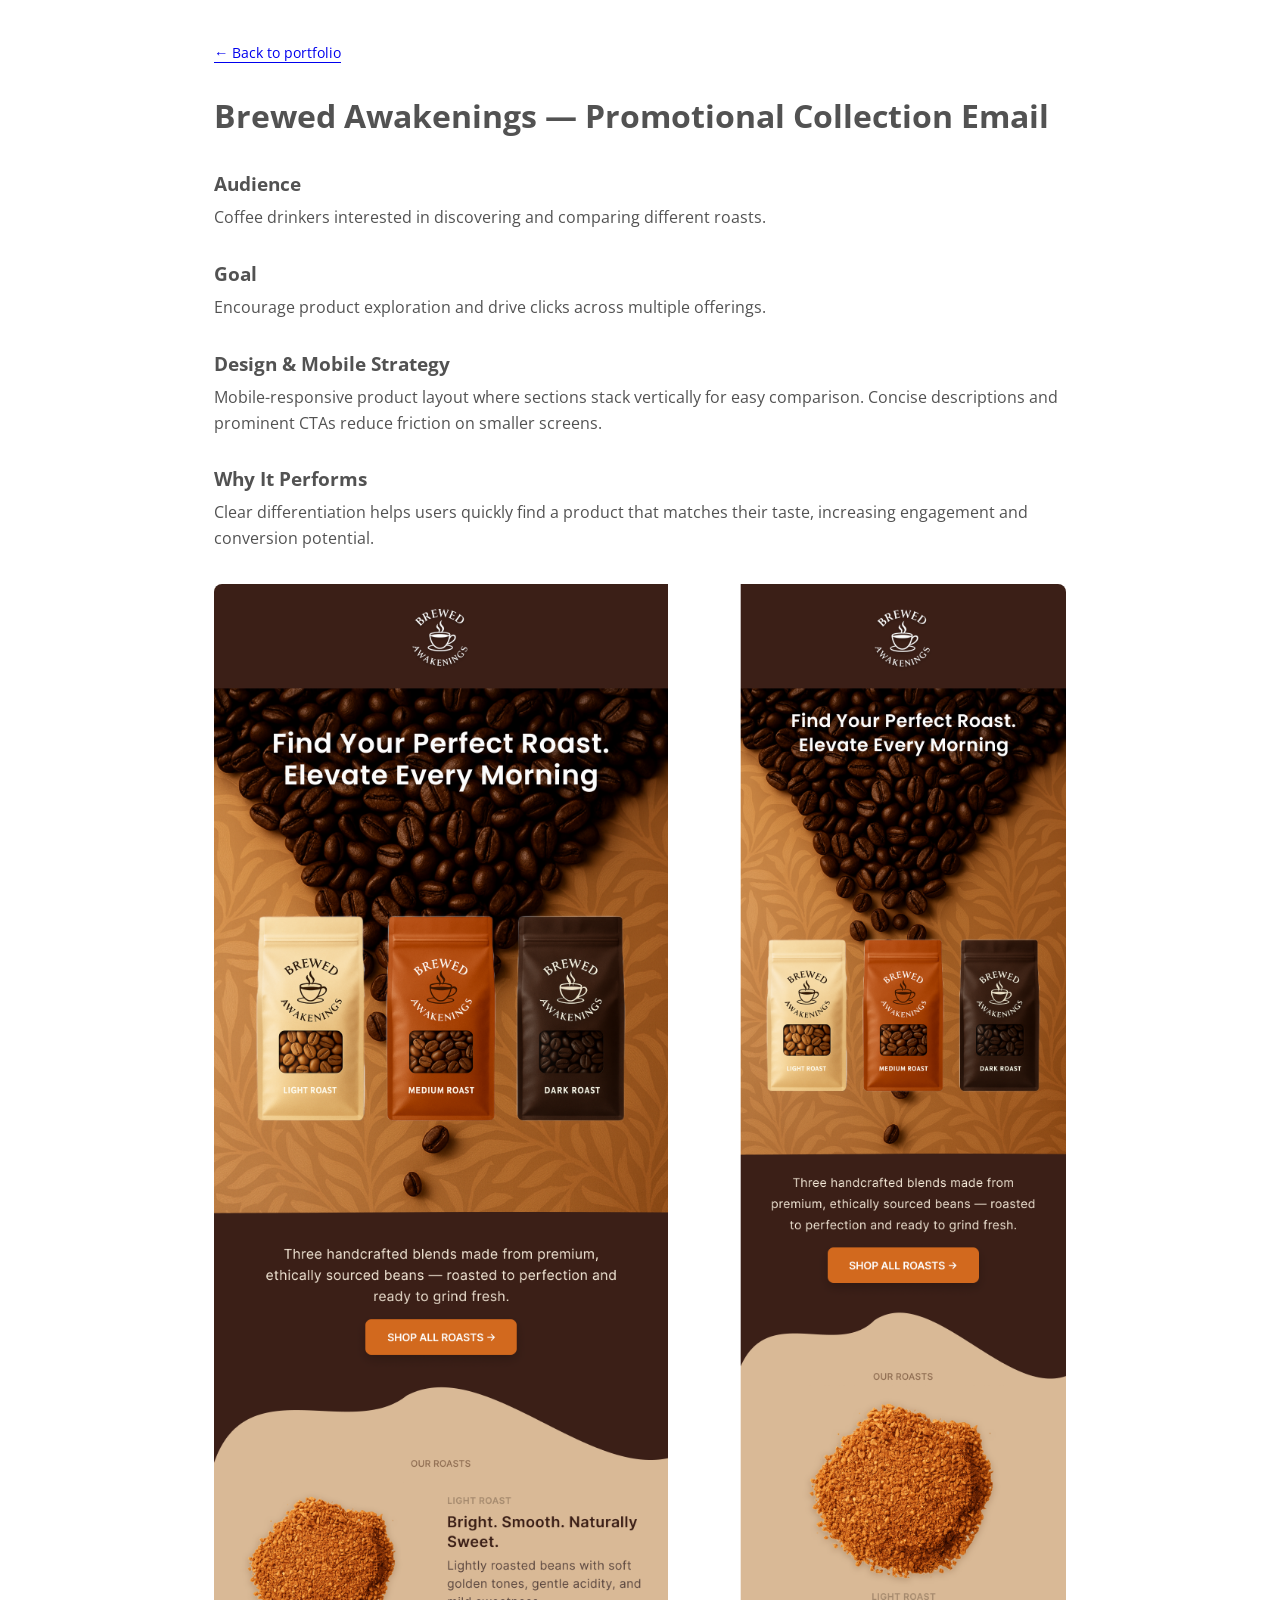
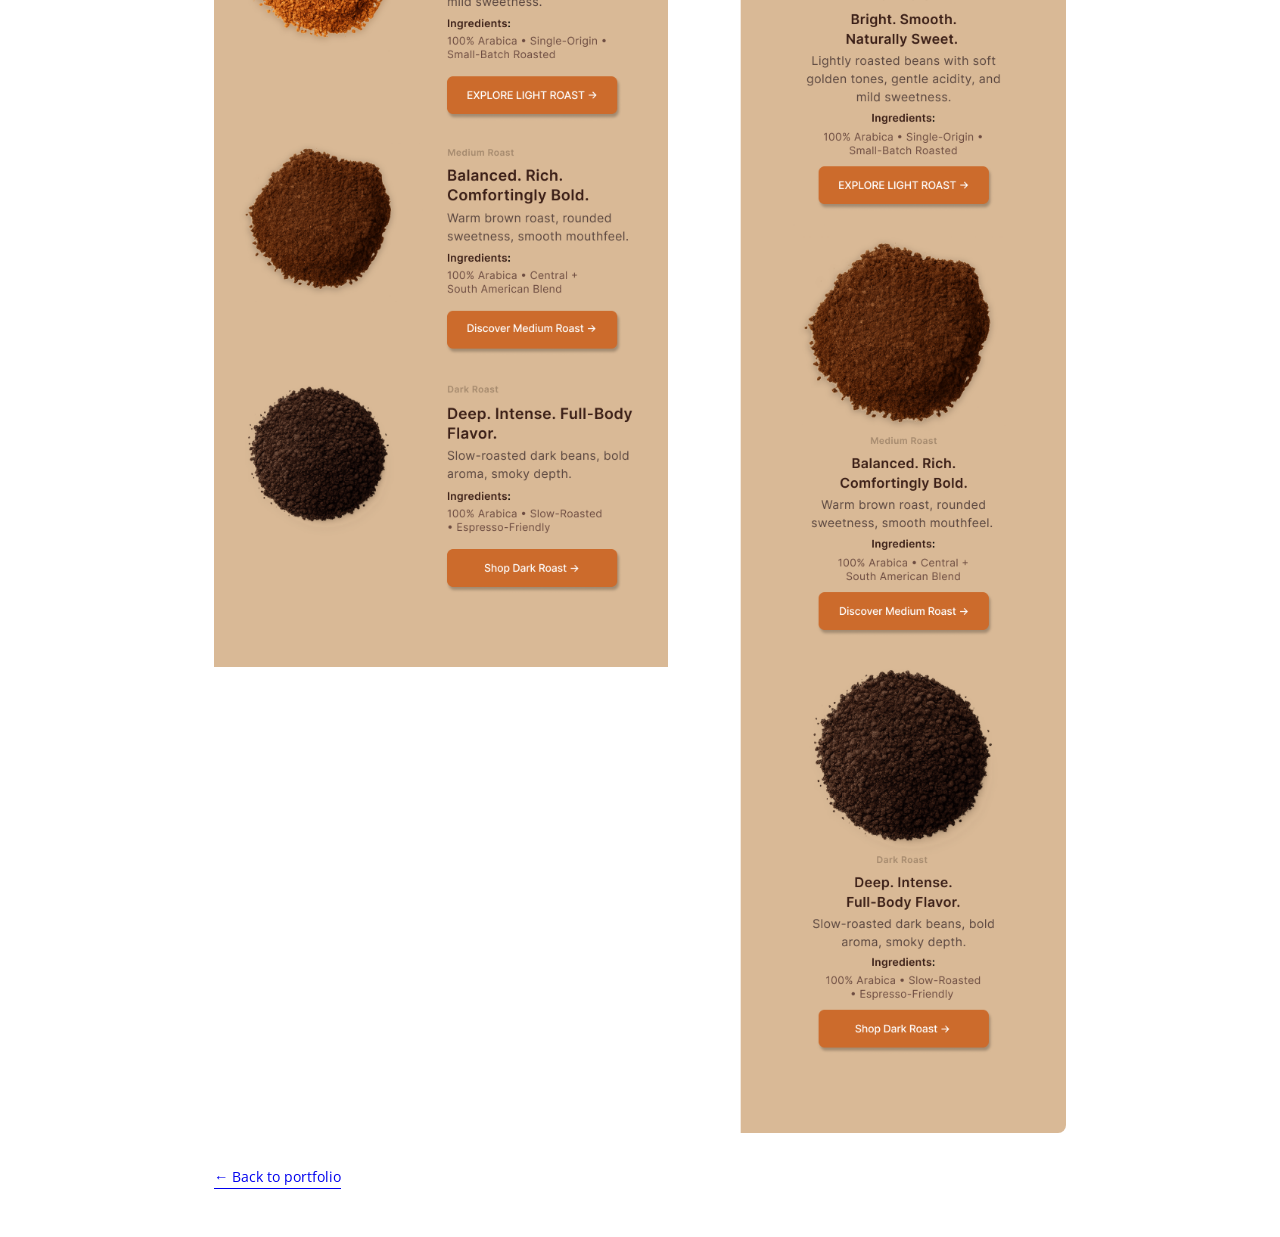
<file: brewed-roast.html>
<!DOCTYPE html>
<html lang="en">
<head>
  <meta charset="UTF-8">
  <title>Brewed Awakening — Roast Guide Email | David Salgado</title>
  <meta name="viewport" content="width=device-width, initial-scale=1.0">
  <link rel="stylesheet" href="assets/css/main.css">

  <style>
    .case-wrapper {
      max-width: 900px;
      margin: 0 auto;
      padding: 2.5rem 1.5rem 3rem;
    }

    .case-top-nav {
      margin-bottom: 1.5rem;
    }

    .case-top-nav a {
      font-size: 0.9rem;
      text-decoration: none;
      border-bottom: 1px solid currentColor;
    }

    .case-banner {
      margin-bottom: 1.75rem;
    }

    .case-banner h1 {
      margin-bottom: 0.25rem;
      font-size: 2rem;
    }

    .case-banner p {
      opacity: 0.7;
      font-size: 0.95rem;
      letter-spacing: 0.05em;
      text-transform: uppercase;
    }

    .case-section {
      margin-bottom: 1.75rem;
    }

    .case-section h3 {
      margin-bottom: 0.4rem;
    }

    .case-hero {
      margin-top: 2rem;
      text-align: center;
    }

    .case-hero img {
      max-width: 100%;
      height: auto;
      border-radius: 8px;
    }

    .case-bottom-nav {
      margin-top: 2rem;
      display: flex;
      justify-content: flex-start;
    }

    .case-bottom-nav a {
      font-size: 0.9rem;
      text-decoration: none;
      border-bottom: 1px solid currentColor;
    }

    @media (max-width: 600px) {
      .case-wrapper {
        padding: 2rem 1rem 2.5rem;
      }
      .case-banner h1 {
        font-size: 1.6rem;
      }
    }
  </style>
</head>

<body>
  <div class="case-wrapper">

    <!-- Top Back Nav -->
    <div class="case-top-nav">
      <a href="index.html#features-wrapper">← Back to portfolio</a>
    </div>

    <!-- Title / Meta -->
    <header class="case-banner">
      <h1>Brewed Awakenings — Promotional Collection Email</h1>
    </header>

    <!-- Text Sections -->
    <section class="case-section">
      <h3>Audience</h3>
      <p>
        Coffee drinkers interested in discovering and comparing different roasts.
      </p>
    </section>

    <section class="case-section">
      <h3>Goal</h3>
      <p>
       Encourage product exploration and drive clicks across multiple offerings.
      </p>
    </section>

    <section class="case-section">
      <h3>Design & Mobile Strategy</h3>
      <p>
        Mobile-responsive product layout where sections stack vertically for easy comparison. Concise descriptions and prominent CTAs reduce friction on smaller screens.
      </p>
    </section>

     <section class="case-section">
      <h3>Why It Performs</h3>
      <p>
        Clear differentiation helps users quickly find a product that matches their taste, increasing engagement and conversion potential.
      </p>
    </section>
    <!-- Email Image -->
    <div class="case-hero">
      <img src="images/Brewed-E-M-design.png" alt="Brewed Awakening roast guide email design">
    </div>

    <!-- Bottom Back Nav -->
    <div class="case-bottom-nav">
      <a href="index.html#features-wrapper">← Back to portfolio</a>
    </div>

  </div>
</body>
</html>
</file>
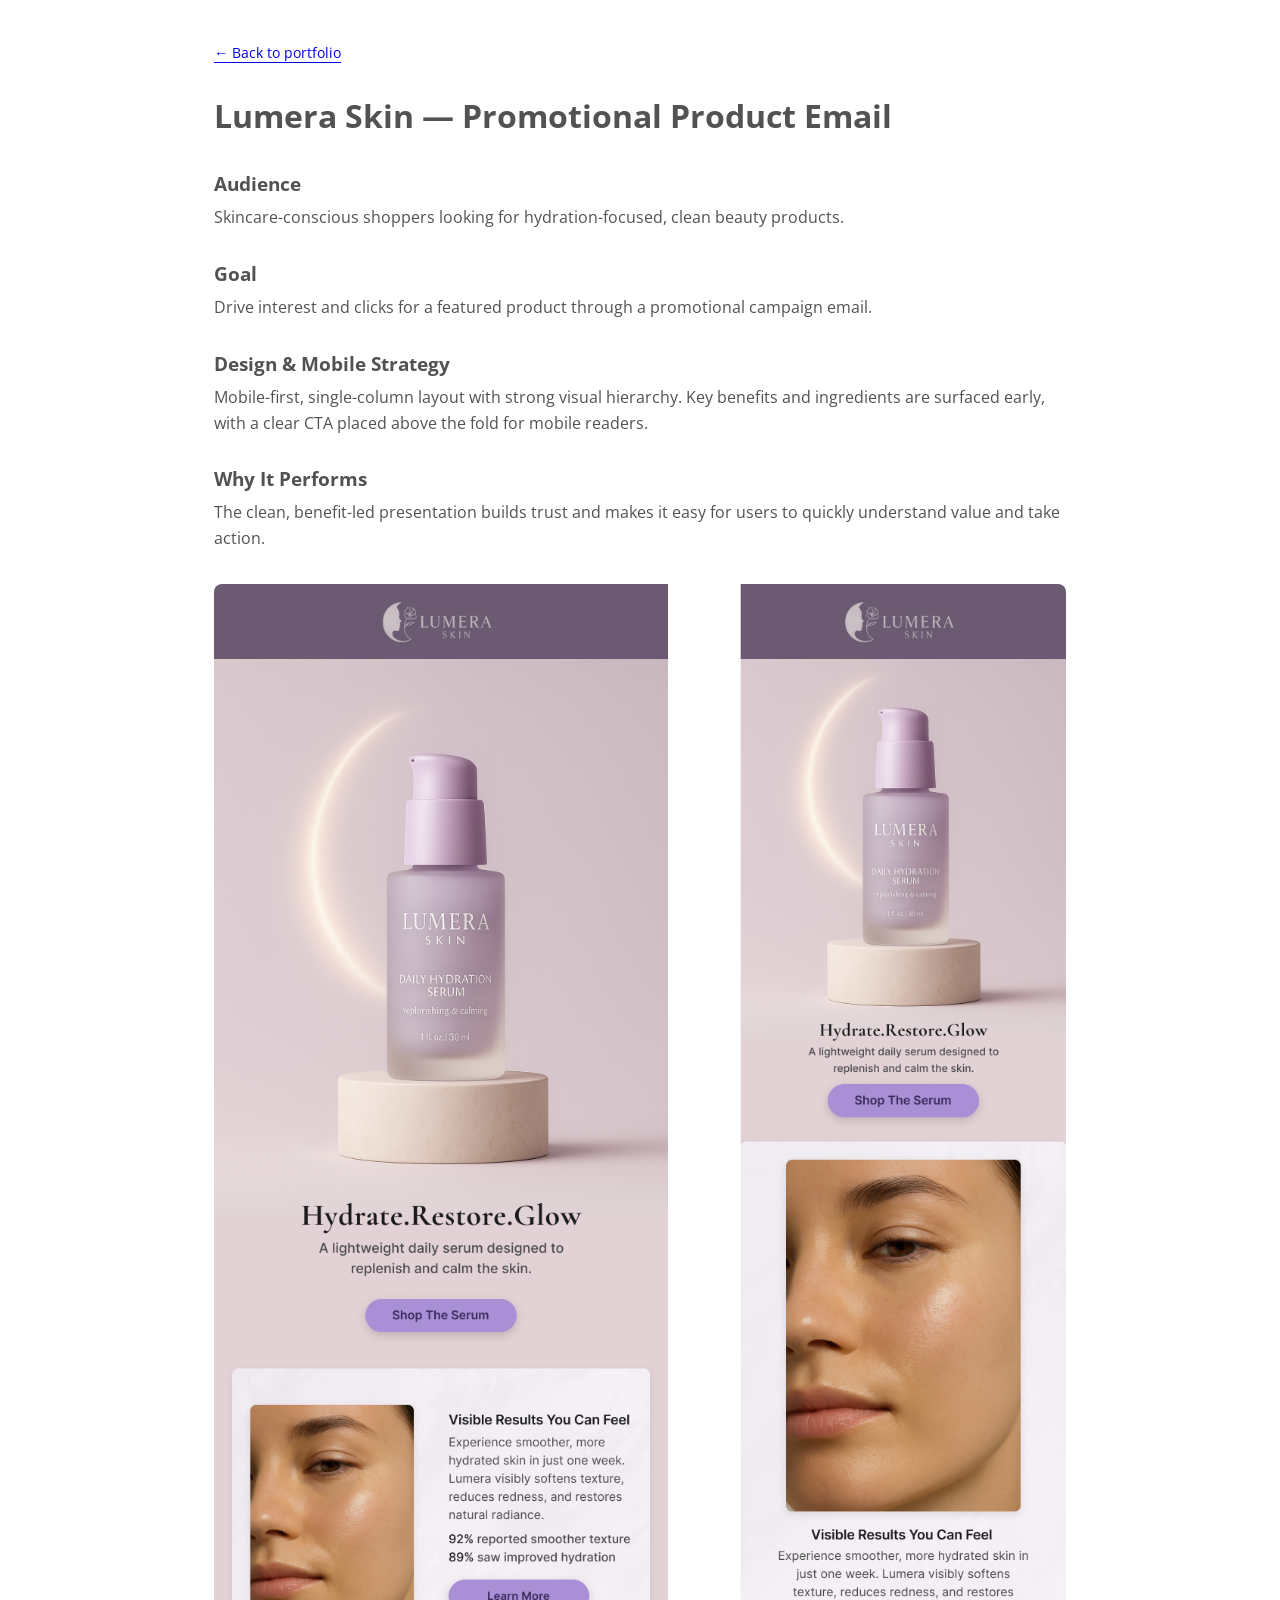
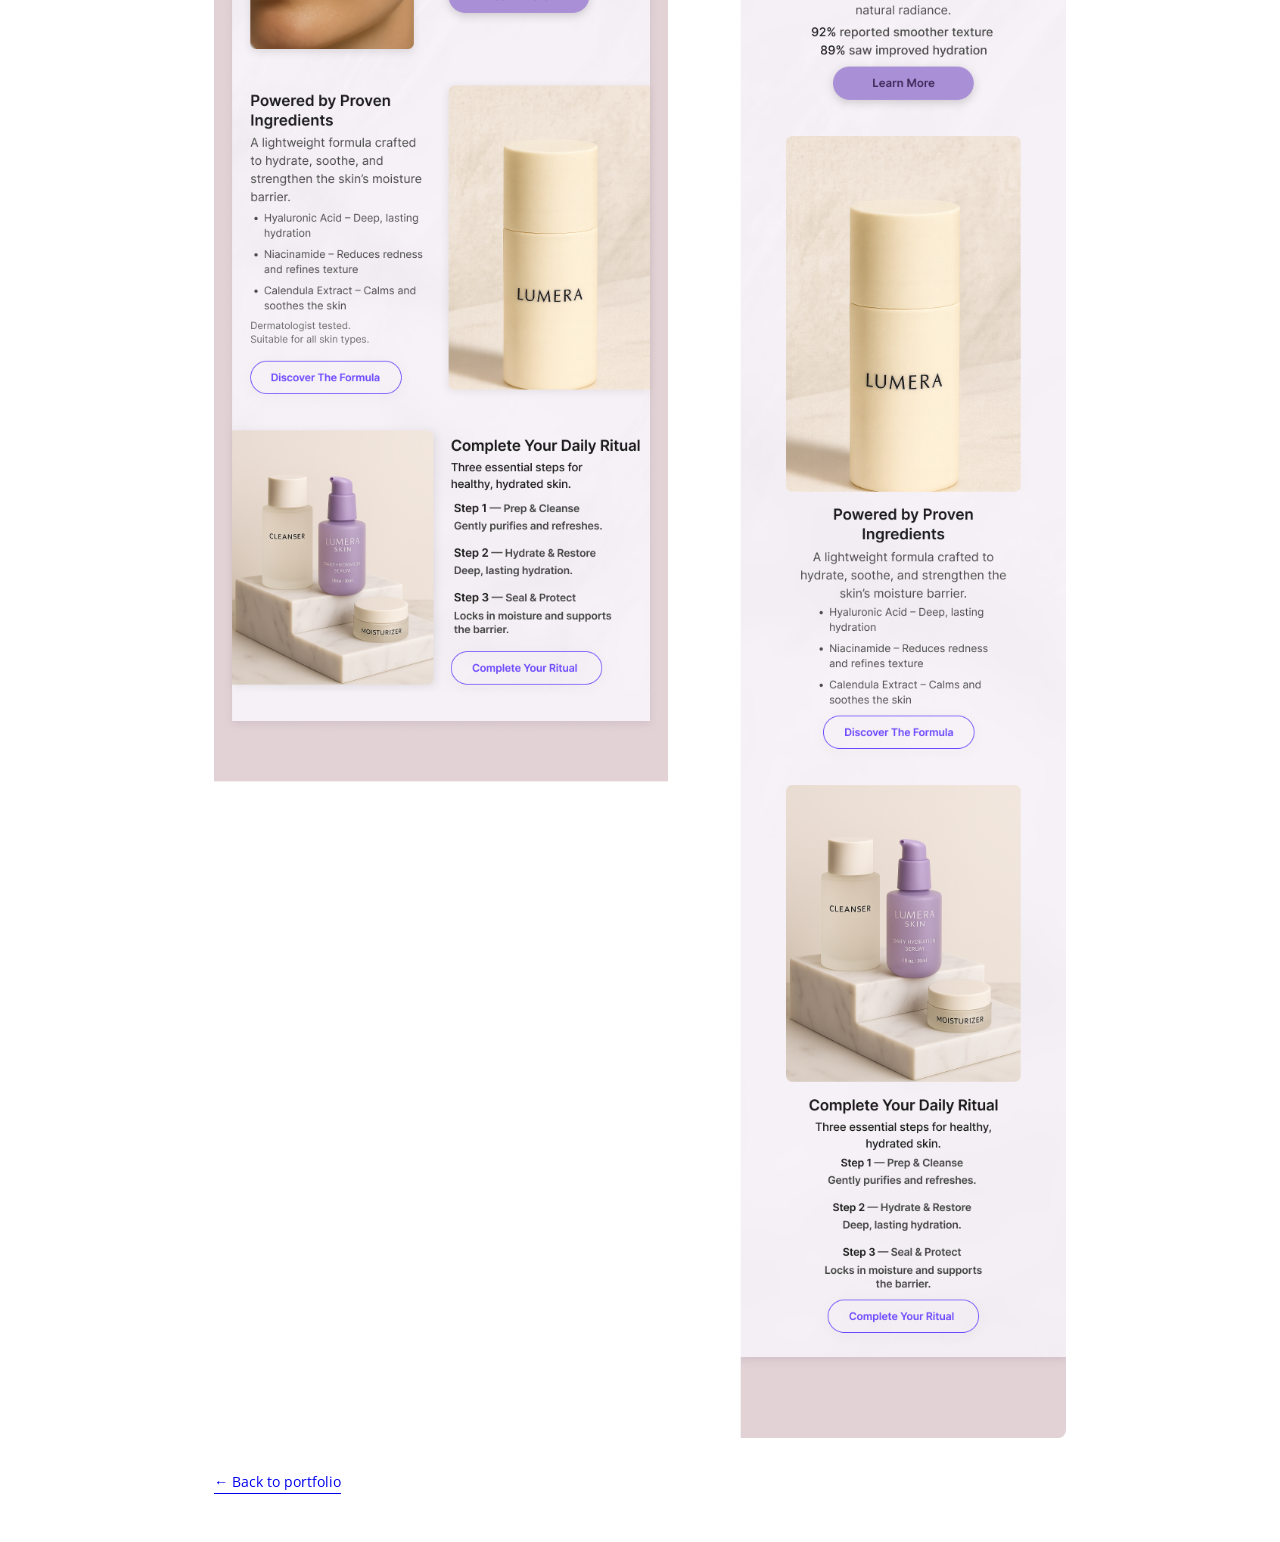
<file: lumera.html>
<!DOCTYPE html>
<html lang="en">
<head>
  <meta charset="UTF-8">
  <title>Lumera — Case Study | David Salgado</title>
  <meta name="viewport" content="width=device-width, initial-scale=1.0">
  <link rel="stylesheet" href="assets/css/main.css">

  <style>
    .case-wrapper {
      max-width: 900px;
      margin: 0 auto;
      padding: 2.5rem 1.5rem 3rem;
    }

    .case-top-nav {
      margin-bottom: 1.5rem;
    }

    .case-top-nav a {
      font-size: 0.9rem;
      text-decoration: none;
      border-bottom: 1px solid currentColor;
    }

    .case-banner {
      margin-bottom: 1.75rem;
    }

    .case-banner h1 {
      margin-bottom: 0.25rem;
      font-size: 2rem;
    }

    .case-banner p {
      opacity: 0.7;
      font-size: 0.95rem;
      letter-spacing: 0.05em;
      text-transform: uppercase;
    }

    .case-section {
      margin-bottom: 1.75rem;
    }

    .case-section h3 {
      margin-bottom: 0.4rem;
    }

    .case-hero {
      margin-top: 2rem;
      text-align: center;
    }

    .case-hero img {
      max-width: 100%;
      height: auto;
      border-radius: 8px;
    }

    .case-bottom-nav {
      margin-top: 2rem;
      display: flex;
      justify-content: flex-start;
    }

    .case-bottom-nav a {
      font-size: 0.9rem;
      text-decoration: none;
      border-bottom: 1px solid currentColor;
    }

    @media (max-width: 600px) {
      .case-wrapper {
        padding: 2rem 1rem 2.5rem;
      }
      .case-banner h1 {
        font-size: 1.6rem;
      }
    }
  </style>
</head>

<body>
  <div class="case-wrapper">

    <!-- Top Back Nav -->
    <div class="case-top-nav">
      <a href="index.html#features-wrapper">← Back to portfolio</a>
    </div>

    <!-- Title / Meta -->
    <header class="case-banner">
      <h1>Lumera Skin — Promotional Product Email</h1>
    </header>

    <!-- Text First: Challenge / Approach / Solution -->
    <section class="case-section">
      <h3>Audience</h3>
      <p>
        Skincare-conscious shoppers looking for hydration-focused, clean beauty products.</p>
    </section>

    <section class="case-section">
      <h3>Goal</h3>
      <p>
        Drive interest and clicks for a featured product through a promotional campaign email.
      </p>
    </section>

      <section class="case-section">
      <h3>Design & Mobile Strategy</h3>
      <p>
        Mobile-first, single-column layout with strong visual hierarchy. Key benefits and ingredients are surfaced early, with a clear CTA placed above the fold for mobile readers.
      </p>
    </section>

    <section class="case-section">
      <h3>Why It Performs</h3>
      <p>
      The clean, benefit-led presentation builds trust and makes it easy for users to quickly understand value and take action.
      </p>
    </section>

    <!-- Email Design at the Bottom -->
    <div class="case-hero">
      <img src="images/Lumera-E-M-design.png" alt="Lumera skincare promo email and mobile design">
    </div>

    <!-- Bottom Back Nav (optional but nice) -->
    <div class="case-bottom-nav">
      <a href="index.html#features-wrapper">← Back to portfolio</a>
    </div>

  </div>
</body>
</html>
</file>
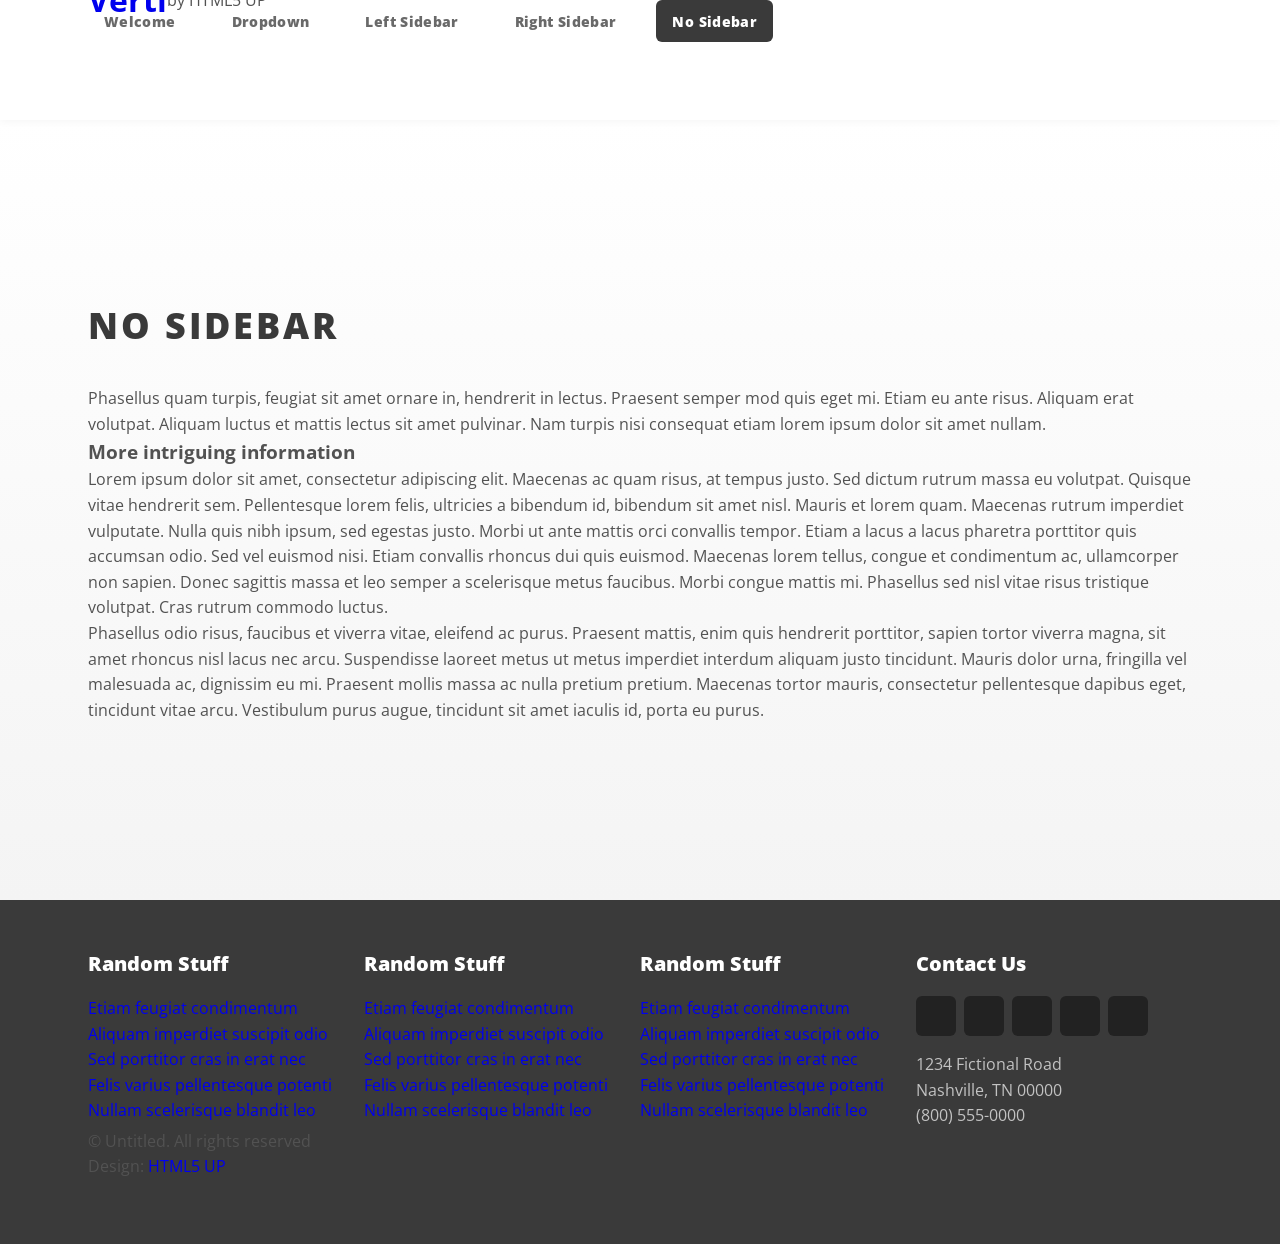
<file: no-sidebar.html>
<!DOCTYPE HTML>
<!--
	Verti by HTML5 UP
	html5up.net | @ajlkn
	Free for personal and commercial use under the CCA 3.0 license (html5up.net/license)
-->
<html>
	<head>
		<title>Verti by HTML5 UP</title>
		<meta charset="utf-8" />
		<meta name="viewport" content="width=device-width, initial-scale=1, user-scalable=no" />
		<link rel="stylesheet" href="assets/css/main.css" />
	</head>
	<body class="is-preload no-sidebar">
		<div id="page-wrapper">

			<!-- Header -->
				<div id="header-wrapper">
					<header id="header" class="container">

						<!-- Logo -->
							<div id="logo">
								<h1><a href="index.html">Verti</a></h1>
								<span>by HTML5 UP</span>
							</div>

						<!-- Nav -->
							<nav id="nav">
								<ul>
									<li><a href="index.html">Welcome</a></li>
									<li>
										<a href="#">Dropdown</a>
										<ul>
											<li><a href="#">Lorem ipsum dolor</a></li>
											<li><a href="#">Magna phasellus</a></li>
											<li>
												<a href="#">Phasellus consequat</a>
												<ul>
													<li><a href="#">Lorem ipsum dolor</a></li>
													<li><a href="#">Phasellus consequat</a></li>
													<li><a href="#">Magna phasellus</a></li>
													<li><a href="#">Etiam dolore nisl</a></li>
												</ul>
											</li>
											<li><a href="#">Veroeros feugiat</a></li>
										</ul>
									</li>
									<li><a href="left-sidebar.html">Left Sidebar</a></li>
									<li><a href="right-sidebar.html">Right Sidebar</a></li>
									<li class="current"><a href="no-sidebar.html">No Sidebar</a></li>
								</ul>
							</nav>

					</header>
				</div>

			<!-- Main -->
				<div id="main-wrapper">
					<div class="container">
						<div id="content">

							<!-- Content -->
								<article>

									<h2>No Sidebar</h2>

									<p>Phasellus quam turpis, feugiat sit amet ornare in, hendrerit in lectus.
									Praesent semper mod quis eget mi. Etiam eu ante risus. Aliquam erat volutpat.
									Aliquam luctus et mattis lectus sit amet pulvinar. Nam turpis nisi
									consequat etiam lorem ipsum dolor sit amet nullam.</p>

									<h3>More intriguing information</h3>
									<p>Lorem ipsum dolor sit amet, consectetur adipiscing elit. Maecenas ac quam risus, at tempus
									justo. Sed dictum rutrum massa eu volutpat. Quisque vitae hendrerit sem. Pellentesque lorem felis,
									ultricies a bibendum id, bibendum sit amet nisl. Mauris et lorem quam. Maecenas rutrum imperdiet
									vulputate. Nulla quis nibh ipsum, sed egestas justo. Morbi ut ante mattis orci convallis tempor.
									Etiam a lacus a lacus pharetra porttitor quis accumsan odio. Sed vel euismod nisi. Etiam convallis
									rhoncus dui quis euismod. Maecenas lorem tellus, congue et condimentum ac, ullamcorper non sapien.
									Donec sagittis massa et leo semper a scelerisque metus faucibus. Morbi congue mattis mi.
									Phasellus sed nisl vitae risus tristique volutpat. Cras rutrum commodo luctus.</p>

									<p>Phasellus odio risus, faucibus et viverra vitae, eleifend ac purus. Praesent mattis, enim
									quis hendrerit porttitor, sapien tortor viverra magna, sit amet rhoncus nisl lacus nec arcu.
									Suspendisse laoreet metus ut metus imperdiet interdum aliquam justo tincidunt. Mauris dolor urna,
									fringilla vel malesuada ac, dignissim eu mi. Praesent mollis massa ac nulla pretium pretium.
									Maecenas tortor mauris, consectetur pellentesque dapibus eget, tincidunt vitae arcu.
									Vestibulum purus augue, tincidunt sit amet iaculis id, porta eu purus.</p>

								</article>

						</div>
					</div>
				</div>

			<!-- Footer -->
				<div id="footer-wrapper">
					<footer id="footer" class="container">
						<div class="row">
							<div class="col-3 col-6-medium col-12-small">

								<!-- Links -->
									<section class="widget links">
										<h3>Random Stuff</h3>
										<ul class="style2">
											<li><a href="#">Etiam feugiat condimentum</a></li>
											<li><a href="#">Aliquam imperdiet suscipit odio</a></li>
											<li><a href="#">Sed porttitor cras in erat nec</a></li>
											<li><a href="#">Felis varius pellentesque potenti</a></li>
											<li><a href="#">Nullam scelerisque blandit leo</a></li>
										</ul>
									</section>

							</div>
							<div class="col-3 col-6-medium col-12-small">

								<!-- Links -->
									<section class="widget links">
										<h3>Random Stuff</h3>
										<ul class="style2">
											<li><a href="#">Etiam feugiat condimentum</a></li>
											<li><a href="#">Aliquam imperdiet suscipit odio</a></li>
											<li><a href="#">Sed porttitor cras in erat nec</a></li>
											<li><a href="#">Felis varius pellentesque potenti</a></li>
											<li><a href="#">Nullam scelerisque blandit leo</a></li>
										</ul>
									</section>

							</div>
							<div class="col-3 col-6-medium col-12-small">

								<!-- Links -->
									<section class="widget links">
										<h3>Random Stuff</h3>
										<ul class="style2">
											<li><a href="#">Etiam feugiat condimentum</a></li>
											<li><a href="#">Aliquam imperdiet suscipit odio</a></li>
											<li><a href="#">Sed porttitor cras in erat nec</a></li>
											<li><a href="#">Felis varius pellentesque potenti</a></li>
											<li><a href="#">Nullam scelerisque blandit leo</a></li>
										</ul>
									</section>

							</div>
							<div class="col-3 col-6-medium col-12-small">

								<!-- Contact -->
									<section class="widget contact">
										<h3>Contact Us</h3>
										<ul>
											<li><a href="#" class="icon brands fa-twitter"><span class="label">Twitter</span></a></li>
											<li><a href="#" class="icon brands fa-facebook-f"><span class="label">Facebook</span></a></li>
											<li><a href="#" class="icon brands fa-instagram"><span class="label">Instagram</span></a></li>
											<li><a href="#" class="icon brands fa-dribbble"><span class="label">Dribbble</span></a></li>
											<li><a href="#" class="icon brands fa-pinterest"><span class="label">Pinterest</span></a></li>
										</ul>
										<p>1234 Fictional Road<br />
										Nashville, TN 00000<br />
										(800) 555-0000</p>
									</section>

							</div>
						</div>
						<div class="row">
							<div class="col-12">
								<div id="copyright">
									<ul class="menu">
										<li>&copy; Untitled. All rights reserved</li><li>Design: <a href="http://html5up.net">HTML5 UP</a></li>
									</ul>
								</div>
							</div>
						</div>
					</footer>
				</div>

			</div>

		<!-- Scripts -->

			<script src="assets/js/jquery.min.js"></script>
			<script src="assets/js/jquery.dropotron.min.js"></script>
			<script src="assets/js/browser.min.js"></script>
			<script src="assets/js/breakpoints.min.js"></script>
			<script src="assets/js/util.js"></script>
			<script src="assets/js/main.js"></script>

	</body>
</html>
</file>
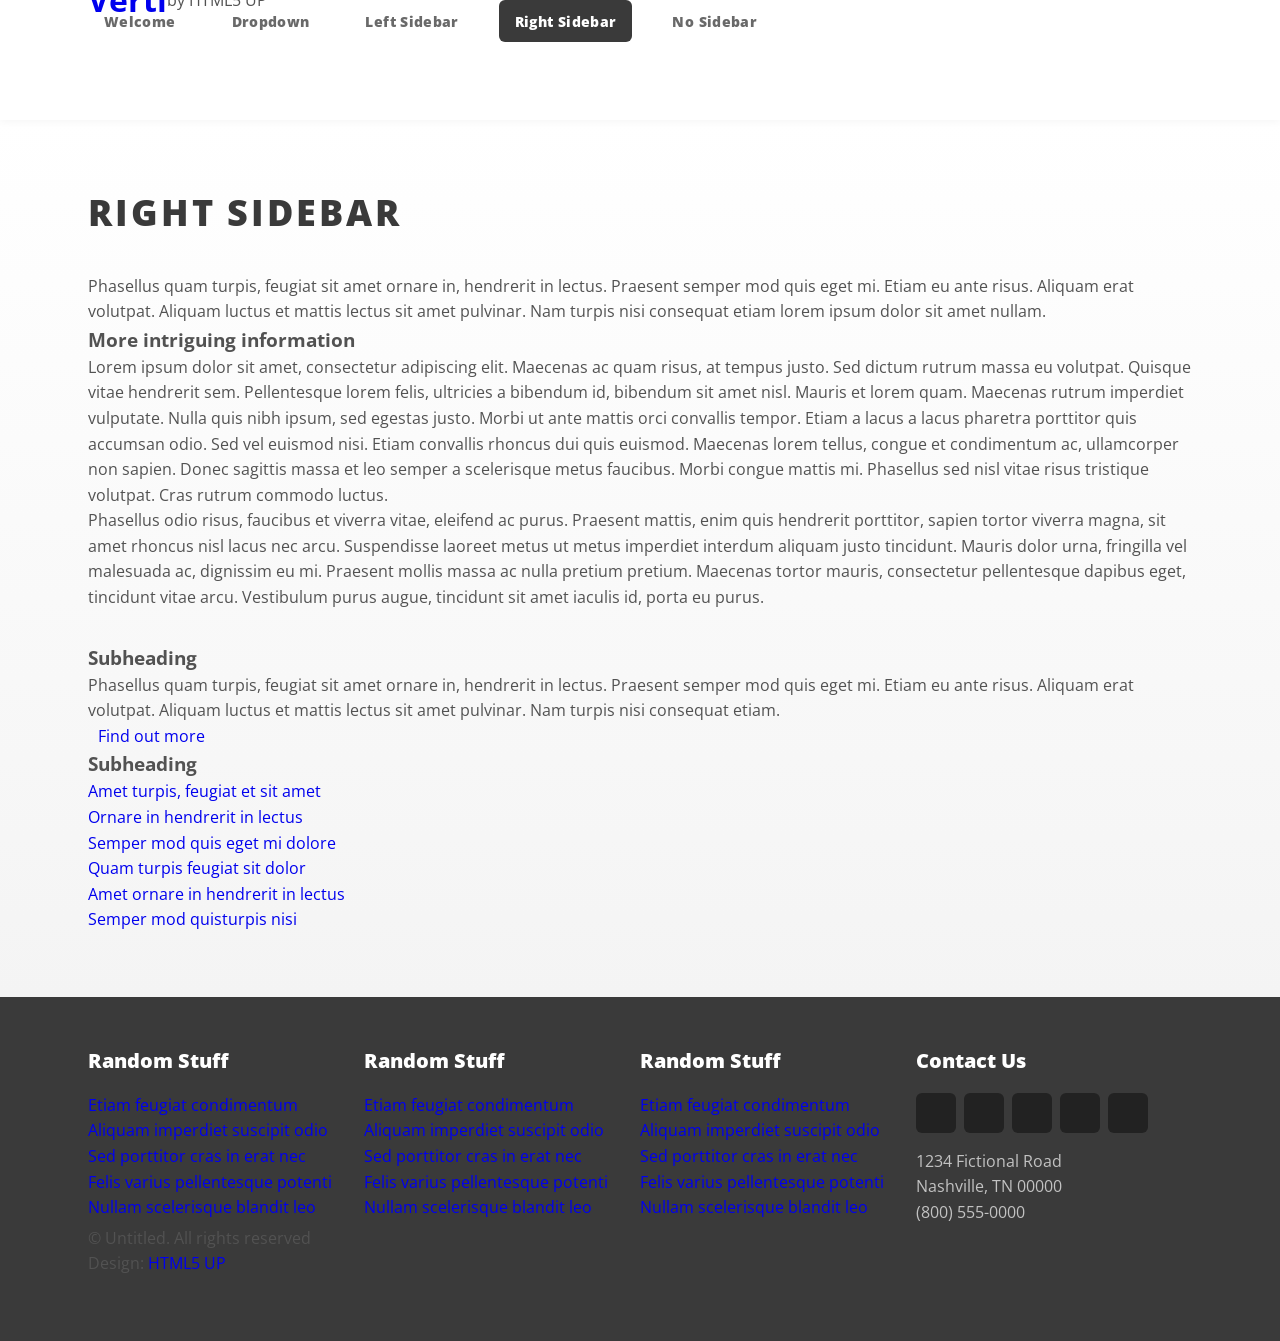
<file: right-sidebar.html>
<!DOCTYPE HTML>
<!--
	Verti by HTML5 UP
	html5up.net | @ajlkn
	Free for personal and commercial use under the CCA 3.0 license (html5up.net/license)
-->
<html>
	<head>
		<title>Verti by HTML5 UP</title>
		<meta charset="utf-8" />
		<meta name="viewport" content="width=device-width, initial-scale=1, user-scalable=no" />
		<link rel="stylesheet" href="assets/css/main.css" />
	</head>
	<body class="is-preload right-sidebar">
		<div id="page-wrapper">

			<!-- Header -->
				<div id="header-wrapper">
					<header id="header" class="container">

						<!-- Logo -->
							<div id="logo">
								<h1><a href="index.html">Verti</a></h1>
								<span>by HTML5 UP</span>
							</div>

						<!-- Nav -->
							<nav id="nav">
								<ul>
									<li><a href="index.html">Welcome</a></li>
									<li>
										<a href="#">Dropdown</a>
										<ul>
											<li><a href="#">Lorem ipsum dolor</a></li>
											<li><a href="#">Magna phasellus</a></li>
											<li>
												<a href="#">Phasellus consequat</a>
												<ul>
													<li><a href="#">Lorem ipsum dolor</a></li>
													<li><a href="#">Phasellus consequat</a></li>
													<li><a href="#">Magna phasellus</a></li>
													<li><a href="#">Etiam dolore nisl</a></li>
												</ul>
											</li>
											<li><a href="#">Veroeros feugiat</a></li>
										</ul>
									</li>
									<li><a href="left-sidebar.html">Left Sidebar</a></li>
									<li class="current"><a href="right-sidebar.html">Right Sidebar</a></li>
									<li><a href="no-sidebar.html">No Sidebar</a></li>
								</ul>
							</nav>

					</header>
				</div>

			<!-- Main -->
				<div id="main-wrapper">
					<div class="container">
						<div class="row gtr-200">
							<div class="col-8 col-12-medium">
								<div id="content">

									<!-- Content -->
										<article>

											<h2>Right Sidebar</h2>

											<p>Phasellus quam turpis, feugiat sit amet ornare in, hendrerit in lectus.
											Praesent semper mod quis eget mi. Etiam eu ante risus. Aliquam erat volutpat.
											Aliquam luctus et mattis lectus sit amet pulvinar. Nam turpis nisi
											consequat etiam lorem ipsum dolor sit amet nullam.</p>

											<h3>More intriguing information</h3>
											<p>Lorem ipsum dolor sit amet, consectetur adipiscing elit. Maecenas ac quam risus, at tempus
											justo. Sed dictum rutrum massa eu volutpat. Quisque vitae hendrerit sem. Pellentesque lorem felis,
											ultricies a bibendum id, bibendum sit amet nisl. Mauris et lorem quam. Maecenas rutrum imperdiet
											vulputate. Nulla quis nibh ipsum, sed egestas justo. Morbi ut ante mattis orci convallis tempor.
											Etiam a lacus a lacus pharetra porttitor quis accumsan odio. Sed vel euismod nisi. Etiam convallis
											rhoncus dui quis euismod. Maecenas lorem tellus, congue et condimentum ac, ullamcorper non sapien.
											Donec sagittis massa et leo semper a scelerisque metus faucibus. Morbi congue mattis mi.
											Phasellus sed nisl vitae risus tristique volutpat. Cras rutrum commodo luctus.</p>

											<p>Phasellus odio risus, faucibus et viverra vitae, eleifend ac purus. Praesent mattis, enim
											quis hendrerit porttitor, sapien tortor viverra magna, sit amet rhoncus nisl lacus nec arcu.
											Suspendisse laoreet metus ut metus imperdiet interdum aliquam justo tincidunt. Mauris dolor urna,
											fringilla vel malesuada ac, dignissim eu mi. Praesent mollis massa ac nulla pretium pretium.
											Maecenas tortor mauris, consectetur pellentesque dapibus eget, tincidunt vitae arcu.
											Vestibulum purus augue, tincidunt sit amet iaculis id, porta eu purus.</p>

										</article>

								</div>
							</div>
							<div class="col-4 col-12-medium">
								<div id="sidebar">

									<!-- Sidebar -->
										<section>
											<h3>Subheading</h3>
											<p>Phasellus quam turpis, feugiat sit amet ornare in, hendrerit in lectus.
											Praesent semper mod quis eget mi. Etiam eu ante risus. Aliquam erat volutpat.
											Aliquam luctus et mattis lectus sit amet pulvinar. Nam turpis nisi
											consequat etiam.</p>
											<footer>
												<a href="#" class="button icon solid fa-info-circle">Find out more</a>
											</footer>
										</section>

										<section>
											<h3>Subheading</h3>
											<ul class="style2">
												<li><a href="#">Amet turpis, feugiat et sit amet</a></li>
												<li><a href="#">Ornare in hendrerit in lectus</a></li>
												<li><a href="#">Semper mod quis eget mi dolore</a></li>
												<li><a href="#">Quam turpis feugiat sit dolor</a></li>
												<li><a href="#">Amet ornare in hendrerit in lectus</a></li>
												<li><a href="#">Semper mod quisturpis nisi</a></li>
											</ul>
										</section>

								</div>
							</div>
						</div>
					</div>
				</div>

			<!-- Footer -->
				<div id="footer-wrapper">
					<footer id="footer" class="container">
						<div class="row">
							<div class="col-3 col-6-medium col-12-small">

								<!-- Links -->
									<section class="widget links">
										<h3>Random Stuff</h3>
										<ul class="style2">
											<li><a href="#">Etiam feugiat condimentum</a></li>
											<li><a href="#">Aliquam imperdiet suscipit odio</a></li>
											<li><a href="#">Sed porttitor cras in erat nec</a></li>
											<li><a href="#">Felis varius pellentesque potenti</a></li>
											<li><a href="#">Nullam scelerisque blandit leo</a></li>
										</ul>
									</section>

							</div>
							<div class="col-3 col-6-medium col-12-small">

								<!-- Links -->
									<section class="widget links">
										<h3>Random Stuff</h3>
										<ul class="style2">
											<li><a href="#">Etiam feugiat condimentum</a></li>
											<li><a href="#">Aliquam imperdiet suscipit odio</a></li>
											<li><a href="#">Sed porttitor cras in erat nec</a></li>
											<li><a href="#">Felis varius pellentesque potenti</a></li>
											<li><a href="#">Nullam scelerisque blandit leo</a></li>
										</ul>
									</section>

							</div>
							<div class="col-3 col-6-medium col-12-small">

								<!-- Links -->
									<section class="widget links">
										<h3>Random Stuff</h3>
										<ul class="style2">
											<li><a href="#">Etiam feugiat condimentum</a></li>
											<li><a href="#">Aliquam imperdiet suscipit odio</a></li>
											<li><a href="#">Sed porttitor cras in erat nec</a></li>
											<li><a href="#">Felis varius pellentesque potenti</a></li>
											<li><a href="#">Nullam scelerisque blandit leo</a></li>
										</ul>
									</section>

							</div>
							<div class="col-3 col-6-medium col-12-small">

								<!-- Contact -->
									<section class="widget contact">
										<h3>Contact Us</h3>
										<ul>
											<li><a href="#" class="icon brands fa-twitter"><span class="label">Twitter</span></a></li>
											<li><a href="#" class="icon brands fa-facebook-f"><span class="label">Facebook</span></a></li>
											<li><a href="#" class="icon brands fa-instagram"><span class="label">Instagram</span></a></li>
											<li><a href="#" class="icon brands fa-dribbble"><span class="label">Dribbble</span></a></li>
											<li><a href="#" class="icon brands fa-pinterest"><span class="label">Pinterest</span></a></li>
										</ul>
										<p>1234 Fictional Road<br />
										Nashville, TN 00000<br />
										(800) 555-0000</p>
									</section>

							</div>
						</div>
						<div class="row">
							<div class="col-12">
								<div id="copyright">
									<ul class="menu">
										<li>&copy; Untitled. All rights reserved</li><li>Design: <a href="http://html5up.net">HTML5 UP</a></li>
									</ul>
								</div>
							</div>
						</div>
					</footer>
				</div>

			</div>

		<!-- Scripts -->

			<script src="assets/js/jquery.min.js"></script>
			<script src="assets/js/jquery.dropotron.min.js"></script>
			<script src="assets/js/browser.min.js"></script>
			<script src="assets/js/breakpoints.min.js"></script>
			<script src="assets/js/util.js"></script>
			<script src="assets/js/main.js"></script>

	</body>
</html>
</file>
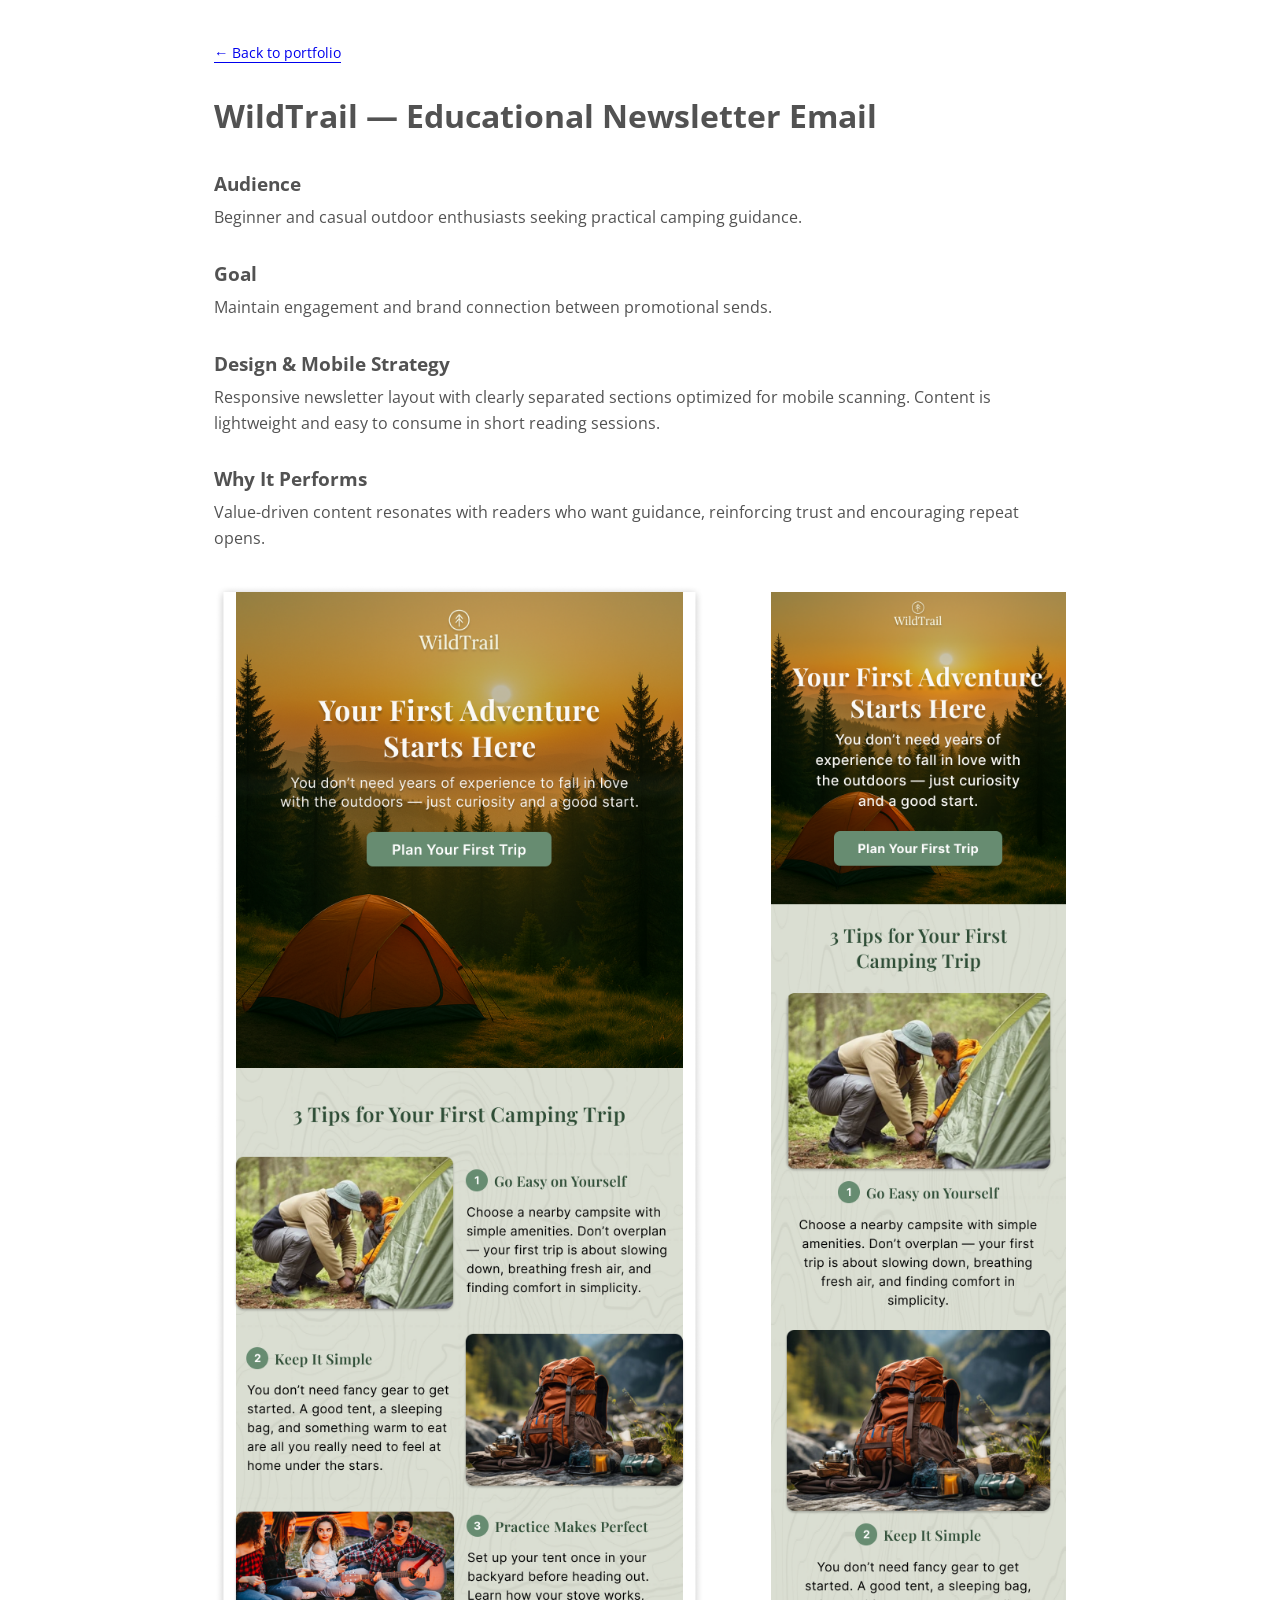
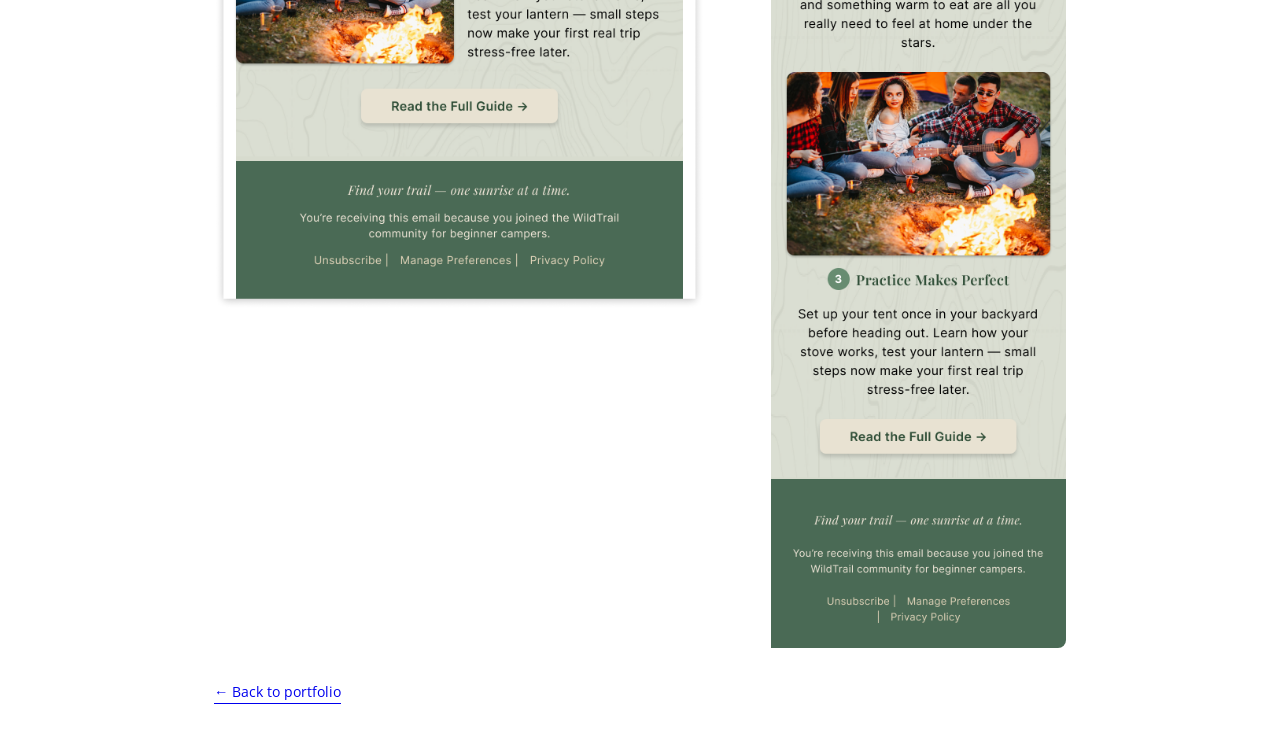
<file: wildtrail.html>
<!DOCTYPE html>
<html lang="en">
<head>
  <meta charset="UTF-8">
  <title>WildTrail — Case Study | David Salgado</title>
  <meta name="viewport" content="width=device-width, initial-scale=1.0">
  <link rel="stylesheet" href="assets/css/main.css">

  <style>
    .case-wrapper {
      max-width: 900px;
      margin: 0 auto;
      padding: 2.5rem 1.5rem 3rem;
    }

    .case-top-nav {
      margin-bottom: 1.5rem;
    }

    .case-top-nav a {
      font-size: 0.9rem;
      text-decoration: none;
      border-bottom: 1px solid currentColor;
    }

    .case-banner {
      margin-bottom: 1.75rem;
    }

    .case-banner h1 {
      margin-bottom: 0.25rem;
      font-size: 2rem;
    }

    .case-banner p {
      opacity: 0.7;
      font-size: 0.95rem;
      letter-spacing: 0.05em;
      text-transform: uppercase;
    }

    .case-section {
      margin-bottom: 1.75rem;
    }

    .case-section h3 {
      margin-bottom: 0.4rem;
    }

    .case-hero {
      margin-top: 2rem;
      text-align: center;
    }

    .case-hero img {
      max-width: 100%;
      height: auto;
      border-radius: 8px;
    }

    .case-bottom-nav {
      margin-top: 2rem;
      display: flex;
      justify-content: flex-start;
    }

    .case-bottom-nav a {
      font-size: 0.9rem;
      text-decoration: none;
      border-bottom: 1px solid currentColor;
    }

    @media (max-width: 600px) {
      .case-wrapper {
        padding: 2rem 1rem 2.5rem;
      }
      .case-banner h1 {
        font-size: 1.6rem;
      }
    }
  </style>
</head>

<body>
  <div class="case-wrapper">

    <!-- Top Back Nav -->
    <div class="case-top-nav">
      <a href="index.html#features-wrapper">← Back to portfolio</a>
    </div>

    <!-- Title / Meta -->
    <header class="case-banner">
      <h1>WildTrail — Educational Newsletter Email</h1>
    </header>

    <!-- Text First -->
    <section class="case-section">
      <h3>Audience</h3>
      <p>
       Beginner and casual outdoor enthusiasts seeking practical camping guidance.
      </p>
    </section>

    <section class="case-section">
      <h3>Goal</h3>
      <p>
        Maintain engagement and brand connection between promotional sends.
      </p>
    </section>

    <section class="case-section">
      <h3>Design & Mobile Strategy</h3>
      <p>
      Responsive newsletter layout with clearly separated sections optimized for mobile scanning. Content is lightweight and easy to consume in short reading sessions.
      </p>
    </section>

      <section class="case-section">
      <h3>Why It Performs</h3>
      <p>
      Value-driven content resonates with readers who want guidance, reinforcing trust and encouraging repeat opens.
      </p>
    </section>

    <!-- Email Design at the Bottom -->
    <div class="case-hero">
      <img src="images/Wildtrail-E-M-design.png" alt="WildTrail beginner camping newsletter email design">
    </div>

    <!-- Bottom Back Nav -->
    <div class="case-bottom-nav">
      <a href="https://i.postimg.cc/YSCg7Rt9/email-wildtrail-mobile.png">← Back to portfolio</a>
    </div>

  </div>
</body>
</html>
</file>
<file: assets/css/main.css>
@import url("fontawesome-all.min.css");
@import url("https://fonts.googleapis.com/css?family=Open+Sans:300,400,600,800");

/* RESET */
* {
	margin: 0;
	padding: 0;
	box-sizing: border-box;
}

html {
	scroll-behavior: smooth;
}

body {
	font-family: "Open Sans", sans-serif;
	background: #ffffff;
	color: #525252;
	line-height: 1.6;
	overflow-x: hidden;
}

img {
	display: block;
	max-width: 100%;
	height: auto;
}

a {
	text-decoration: none;
}

ul {
	list-style: none;
}

/* CONTAINERS */
.container,
.page-container {
	width: 1200px;
	max-width: 100%;
	margin: 0 auto;
	padding: 0 3rem;
}

/* HEADER */
#page-wrapper {
	padding-top: 120px;
}

#header-wrapper {
	position: fixed;
	top: 0;
	left: 0;
	right: 0;
	height: 120px;
	background: #ffffff;
	z-index: 999;
	box-shadow: 0 2px 8px rgba(0, 0, 0, 0.04);
	transition: background-color 0.35s ease, box-shadow 0.25s ease;
}

#header-wrapper.is-sticky {
	background: #ececec;
	box-shadow: 0 2px 6px rgba(0, 0, 0, 0.06);
}

#header-wrapper .page-container {
	height: 100%;
	display: flex;
	align-items: center;
	justify-content: space-between;
}

#logo {
	display: flex;
	align-items: center;
	line-height: 0;
	margin: 0;
}

#logo img {
	width: 100px;
	height: auto;
}

/* DESKTOP NAV */
#nav ul {
	display: flex;
	align-items: center;
	gap: 1.5rem;
}

#nav a {
	display: inline-block;
	color: #696969;
	font-size: 0.9rem;
	font-weight: 800;
	letter-spacing: 0.025em;
	padding: 0.6rem 1rem;
	border-radius: 6px;
	transition: background-color 0.25s ease, color 0.25s ease;
}

#nav a:hover,
#nav .current a {
	background: #3a3a3a;
	color: #ffffff;
}

/* HERO */
#main-wrapper {
	min-height: calc(100vh - 120px);
	display: flex;
	align-items: center;
	padding: 4rem 0;
	background: linear-gradient(180deg, #ffffff 0%, #f4f4f4 100%);
	scroll-margin-top: 120px;
}

.hero-row {
	width: 100%;
	display: flex;
	align-items: center;
	justify-content: space-between;
	gap: 5rem;
}

.hero-text {
	flex: 0 0 48%;
}

.hero-photo {
	flex: 0 0 42%;
	display: flex;
	justify-content: flex-end;
	align-items: center;
}

.titleHeader {
	color: #3a3a3a;
	font-size: clamp(3rem, 5vw, 3.8rem);
	line-height: 1.15;
	font-weight: 800;
	text-transform: uppercase;
	letter-spacing: -0.02em;
	margin-bottom: 1.15rem;
}

.light-headline {
	display: inline-block;
	color: #797979;
	font-size: 0.8em;
	font-weight: 300;
}

.main-text {
	color: #525252;
	font-size: 1rem;
	font-weight: 600;
	line-height: 1.8;
	max-width: 540px;
	margin-bottom: 1.5rem;
}

.btn {
	display: inline-block;
	background: #3a3a3a;
	color: #ffffff;
	padding: 14px 44px;
	border-radius: 8px;
	font-weight: 600;
	transition: background-color 0.25s ease;
}

.btn:hover {
	background: #696969;
	color: #ffffff;
}

.hero-image {
	width: 100%;
	max-width: 500px;
	border-radius: 50%;
	object-fit: cover;
}

/* PORTFOLIO */
#features-wrapper {
	padding: 5rem 0;
	background: #ffffff;
	scroll-margin-top: 120px;
}

h2 {
	color: #3a3a3a;
	font-size: 2.25rem;
	font-weight: 800;
	text-transform: uppercase;
	letter-spacing: 0.08em;
	text-align: left;
	margin-bottom: 2rem;
}

.row {
	display: flex;
	flex-wrap: wrap;
	gap: 2rem;
}

.col-4 {
	flex: 1 1 calc(33.333% - 2rem);
	min-width: 0;
}

.portfolio-card {
	position: relative;
	background: #ffffff;
	border-radius: 8px;
	overflow: hidden;
	box-shadow: 0 3px 8px rgba(0, 0, 0, 0.08);
	margin-bottom: 0;
}

.portfolio-card .image {
	display: block;
	width: 100%;
}

.portfolio-card img {
	width: 100%;
	border-radius: 8px;
	transition: opacity 0.35s ease;
}

.middle {
	position: absolute;
	top: 50%;
	left: 50%;
	width: 90%;
	text-align: center;
	transform: translate(-50%, -50%);
	opacity: 0;
	transition: opacity 0.35s ease;
}

.portfolio-card:hover img {
	opacity: 0.2;
}

.portfolio-card:hover .middle {
	opacity: 1;
}

.text {
	color: #3a3a3a;
	font-size: 1.25rem;
	font-weight: 800;
	text-transform: capitalize;
	line-height: 1.3;
	margin-bottom: 0.5rem;
}

.text-btn {
	color: #3a3a3a;
	font-size: 1rem;
	font-weight: 700;
	text-transform: uppercase;
}

/* ABOUT */
#about-wrapper {
	padding: 6rem 0;
	background: #f4f4f4;
	scroll-margin-top: 120px;
}

#about-wrapper .container {
	max-width: 1100px;
}

.about-row {
	display: flex;
	flex-direction: row;
	align-items: center;
	justify-content: center;
	gap: 3rem;
	flex-wrap: nowrap;
}

.about-text-block {
	flex: 0 1 560px;
	max-width: 560px;
}

.about-text {
	color: #666666;
	font-size: 0.95rem;
	line-height: 1.9;
	margin-bottom: 1.6rem;
}

.about-btn {
	margin-top: 0.75rem;
}

.about-photo {
	flex: 0 0 420px;
	display: flex;
	justify-content: flex-end;
}

.about-image {
	width: 100%;
	max-width: 420px;
	border-radius: 16px;
	object-fit: cover;
}

/* ANIMATIONS */
.about-animate,
.portfolio-card {
	opacity: 0;
	transform: translateY(24px);
	transition: opacity 0.6s ease, transform 0.6s ease;
}

.about-animate.is-visible,
.portfolio-card.is-visible {
	opacity: 1;
	transform: translateY(0);
}

/* FOOTER */
#footer-wrapper {
	padding: 3rem 0 4rem;
	background: #3a3a3a;
}

#footer h3 {
	color: #ffffff;
	font-size: 1.25rem;
	font-weight: 800;
	margin-bottom: 1rem;
}

#footer p {
	color: #c2c2c2;
}

.widget.contact ul {
	display: flex;
	gap: 0.5rem;
	margin-bottom: 1rem;
}

.widget.contact a {
	display: inline-flex;
	align-items: center;
	justify-content: center;
	width: 2.5rem;
	height: 2.5rem;
	background: #222222;
	color: #ffffff;
	border-radius: 6px;
	transition: background-color 0.25s ease;
}

.widget.contact a:hover {
	background: #555555;
}

.icon > .label {
	display: none;
}

/* MOBILE NAV DEFAULT */
#navToggle,
#navPanel {
	display: none;
}

/* SMALL DESKTOP / IPAD LANDSCAPE */
@media screen and (max-width: 1100px) {
	.container,
	.page-container {
		width: 100%;
		padding: 0 2rem;
	}

	#main-wrapper {
		min-height: auto;
		padding: 4rem 0;
	}

	.hero-row {
		gap: 3rem;
	}

	.titleHeader {
		font-size: clamp(2.5rem, 5vw, 3.2rem);
	}

	.hero-image {
		max-width: 420px;
	}

	.row {
		gap: 1.5rem;
	}

	.col-4 {
		flex: 1 1 calc(33.333% - 1.5rem);
	}

	.about-row {
		gap: 2rem;
	}

	.about-text-block {
		flex: 0 1 50%;
		max-width: 50%;
	}

	.about-photo {
		flex: 0 1 45%;
	}

	.about-image {
		max-width: 100%;
	}
}

/* TABLET / MOBILE NAV */
@media screen and (max-width: 980px) {
	.container,
	.page-container {
		padding: 0 1.5rem;
	}

	#page-wrapper {
		padding-top: 105px;
	}

	#header-wrapper {
		height: 105px;
	}

	#header-wrapper .page-container {
		justify-content: center;
	}

	#logo img {
		width: 90px;
	}

	#nav {
		display: none;
	}

	#navToggle {
		display: block;
		position: fixed;
		top: 28px;
		left: 16px;
		width: 58px;
		height: 44px;
		z-index: 10001;
	}

	#navToggle .toggle {
		display: block;
		width: 58px;
		height: 44px;
		text-decoration: none;
	}

	#navToggle .toggle:before {
		content: "\f0c9";
		font-family: "Font Awesome 5 Free";
		font-weight: 900;
		position: absolute;
		left: 0;
		top: 0;
		width: 58px;
		height: 38px;
		line-height: 38px;
		background: rgba(0, 0, 0, 0.45);
		color: #ffffff;
		border-radius: 6px;
		text-align: center;
		font-size: 20px;
	}

	#navPanel {
		display: block;
		position: fixed;
		top: 0;
		left: 0;
		width: 275px;
		height: 100%;
		background: #ffffff;
		z-index: 10002;
		padding: 1rem 1.25rem;
		box-shadow: inset -3px 0 0 #dfdfdf;
		transform: translateX(-275px);
		transition: transform 0.5s ease;
		overflow-y: auto;
	}

	#navPanel .link {
		display: block;
		height: 54px;
		line-height: 54px;
		color: #696969;
		font-weight: 800;
		border-top: 1px solid #e8e8e8;
		text-decoration: none;
	}

	#navPanel .link:first-child {
		border-top: 0;
	}

	body.navPanel-visible #page-wrapper,
	body.navPanel-visible #navToggle {
		transform: translateX(275px);
		transition: transform 0.5s ease;
	}

	body.navPanel-visible #navPanel {
		transform: translateX(0);
	}

	#main-wrapper {
		padding: 3rem 0 4rem;
	}

	.hero-row {
		flex-direction: column;
		align-items: flex-start;
		gap: 2.5rem;
	}

	.hero-text,
	.hero-photo {
		width: 100%;
		flex: 1 1 100%;
	}

	.titleHeader {
		font-size: clamp(2.1rem, 6vw, 2.8rem);
		line-height: 1.2;
	}

	.main-text {
		max-width: 34rem;
		font-size: 0.95rem;
		line-height: 1.7;
	}

	.btn {
		width: 100%;
		text-align: center;
	}

	.hero-photo {
		justify-content: center;
	}

	.hero-image {
		max-width: 360px;
	}

	.col-4 {
		flex: 1 1 100%;
	}

	.about-row {
		flex-direction: column;
		align-items: flex-start;
		gap: 2.5rem;
	}

	.about-text-block,
	.about-photo {
		width: 100%;
		flex: 1 1 100%;
		max-width: 100%;
	}

	.about-photo {
		justify-content: flex-start;
	}

	.about-image {
		max-width: 420px;
	}
}

/* PHONE */
@media screen and (max-width: 600px) {
	.container,
	.page-container {
		padding: 0 1.5rem;
	}

	#page-wrapper {
		padding-top: 95px;
	}

	#header-wrapper {
		height: 95px;
	}

	#logo img {
		width: 82px;
	}

	#navToggle {
		top: 24px;
		left: 16px;
	}

	#main-wrapper {
		padding: 2.5rem 0 3.75rem;
	}

	.titleHeader {
		font-size: clamp(1.9rem, 8vw, 2.35rem);
		line-height: 1.2;
	}

	.main-text {
		font-size: 0.9rem;
		line-height: 1.7;
		margin-bottom: 1.75rem;
	}

	.hero-image {
		max-width: 340px;
	}

	#features-wrapper {
		padding: 4rem 0;
	}

	#about-wrapper {
		padding: 3.5rem 0;
	}

	h2 {
		font-size: 1.8rem;
	}

	.about-image {
		max-width: 320px;
	}
}

/* SMALL PHONE */
@media screen and (max-width: 400px) {
	.container,
	.page-container {
		padding: 0 1.25rem;
	}

	.titleHeader {
		font-size: 1.85rem;
	}

	.main-text {
		font-size: 0.88rem;
	}

	.btn {
		padding: 13px 24px;
	}

	.hero-image {
		max-width: 300px;
	}
}

/* REDUCED MOTION */
@media (prefers-reduced-motion: reduce) {
	* {
		animation: none !important;
		transition: none !important;
	}

	.about-animate,
	.portfolio-card {
		opacity: 1 !important;
		transform: none !important;
	}
}
</file>
